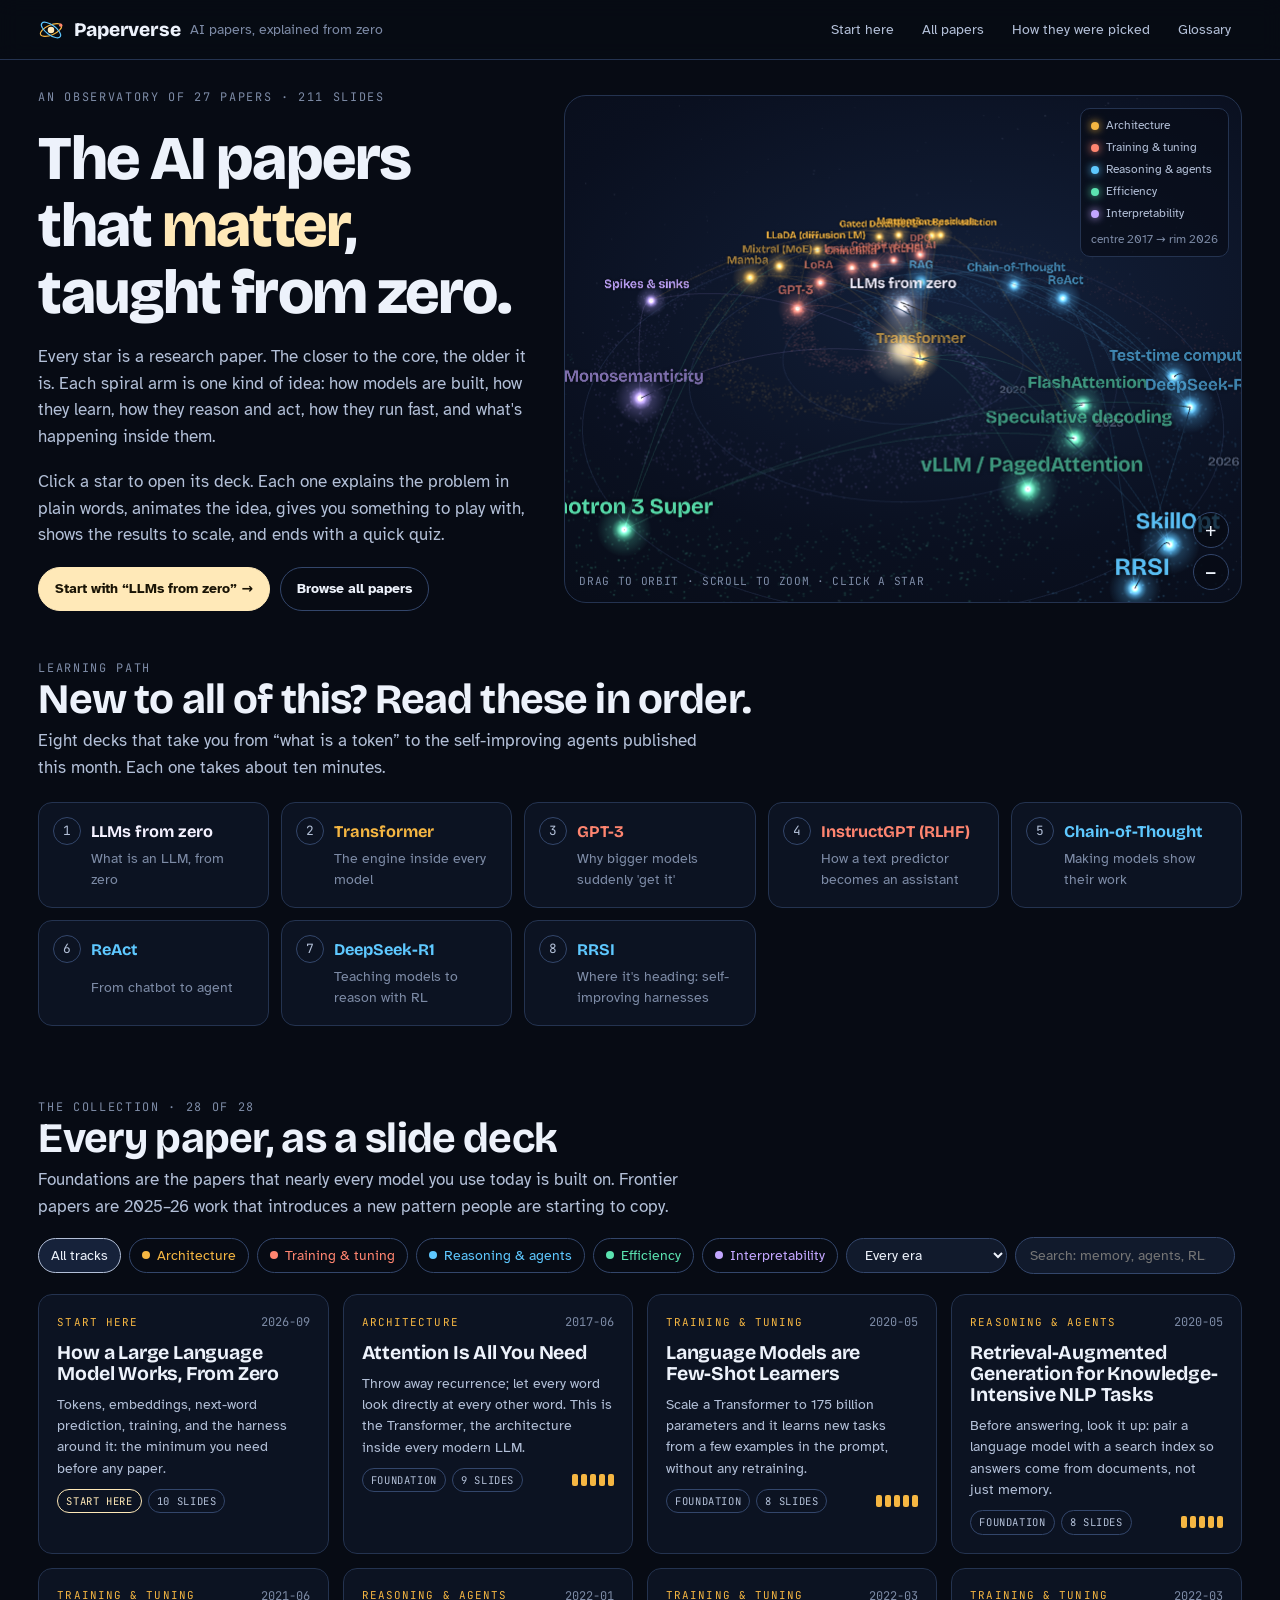
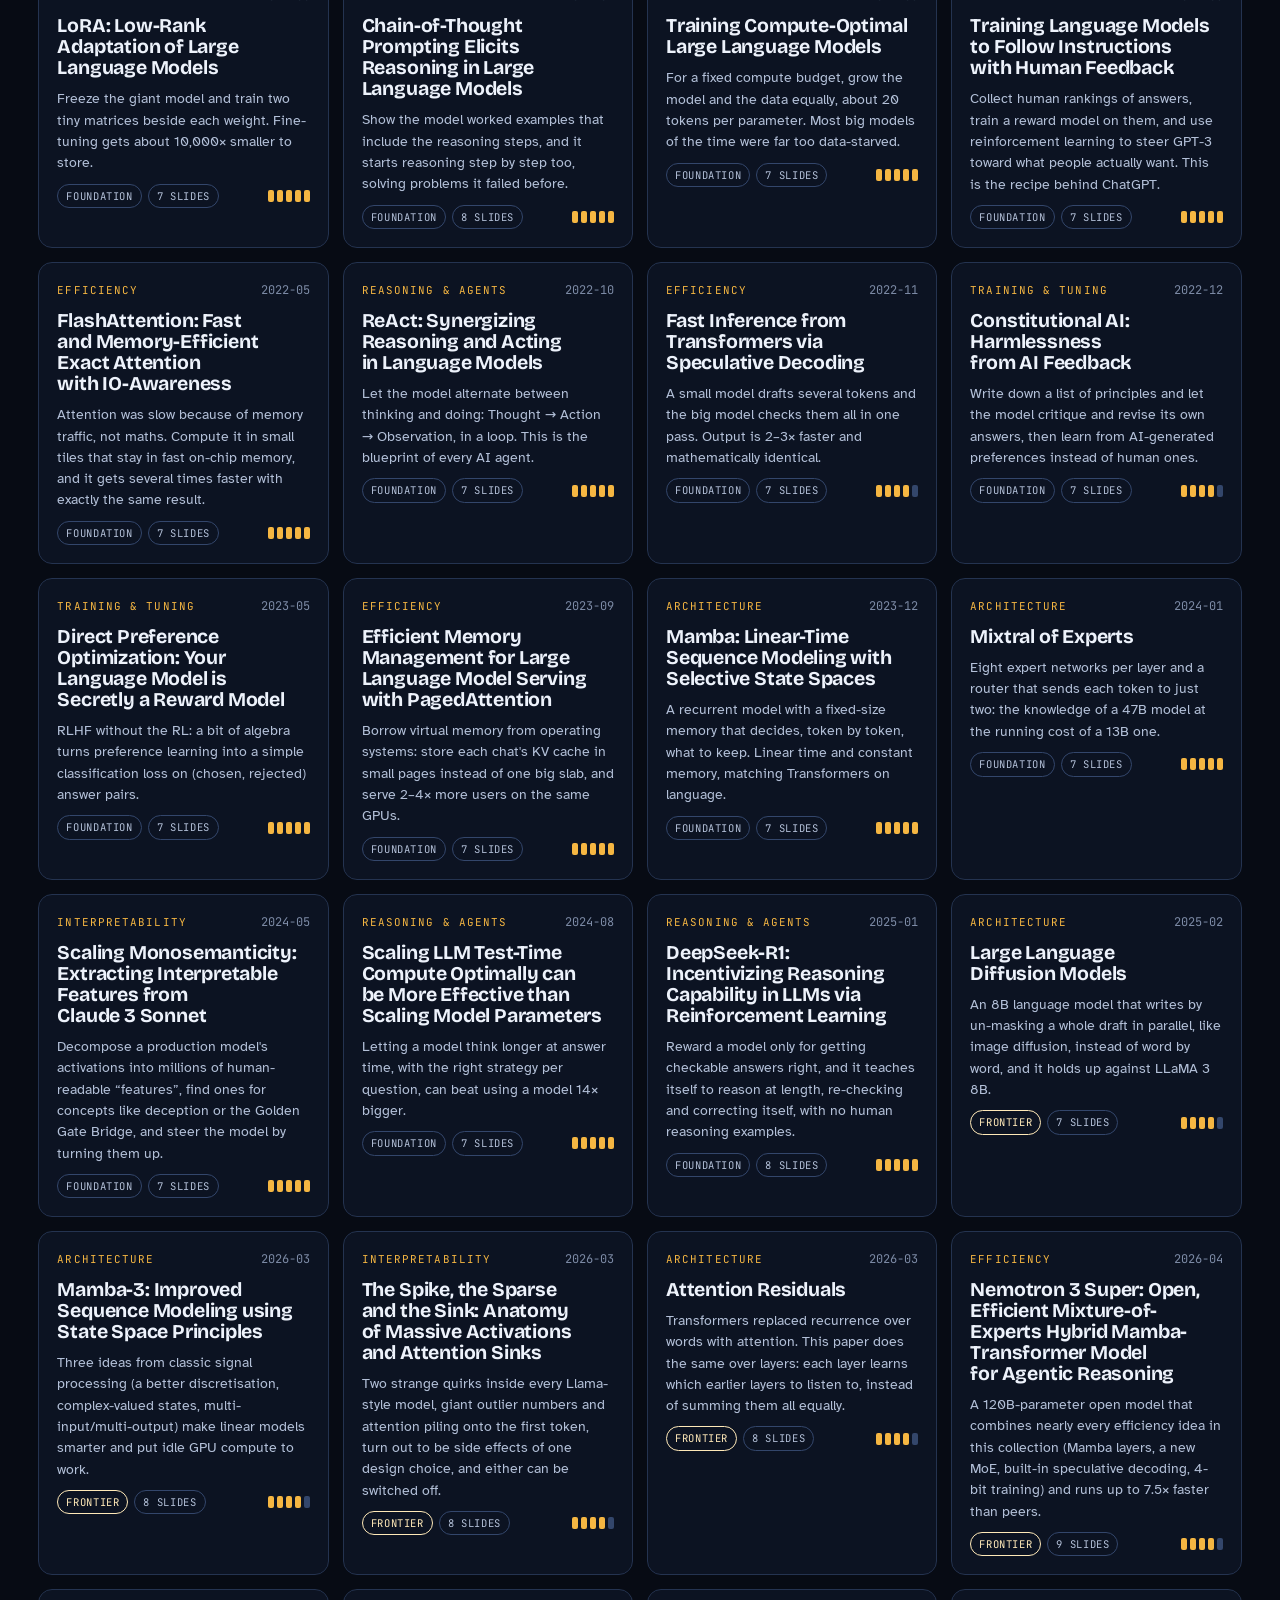
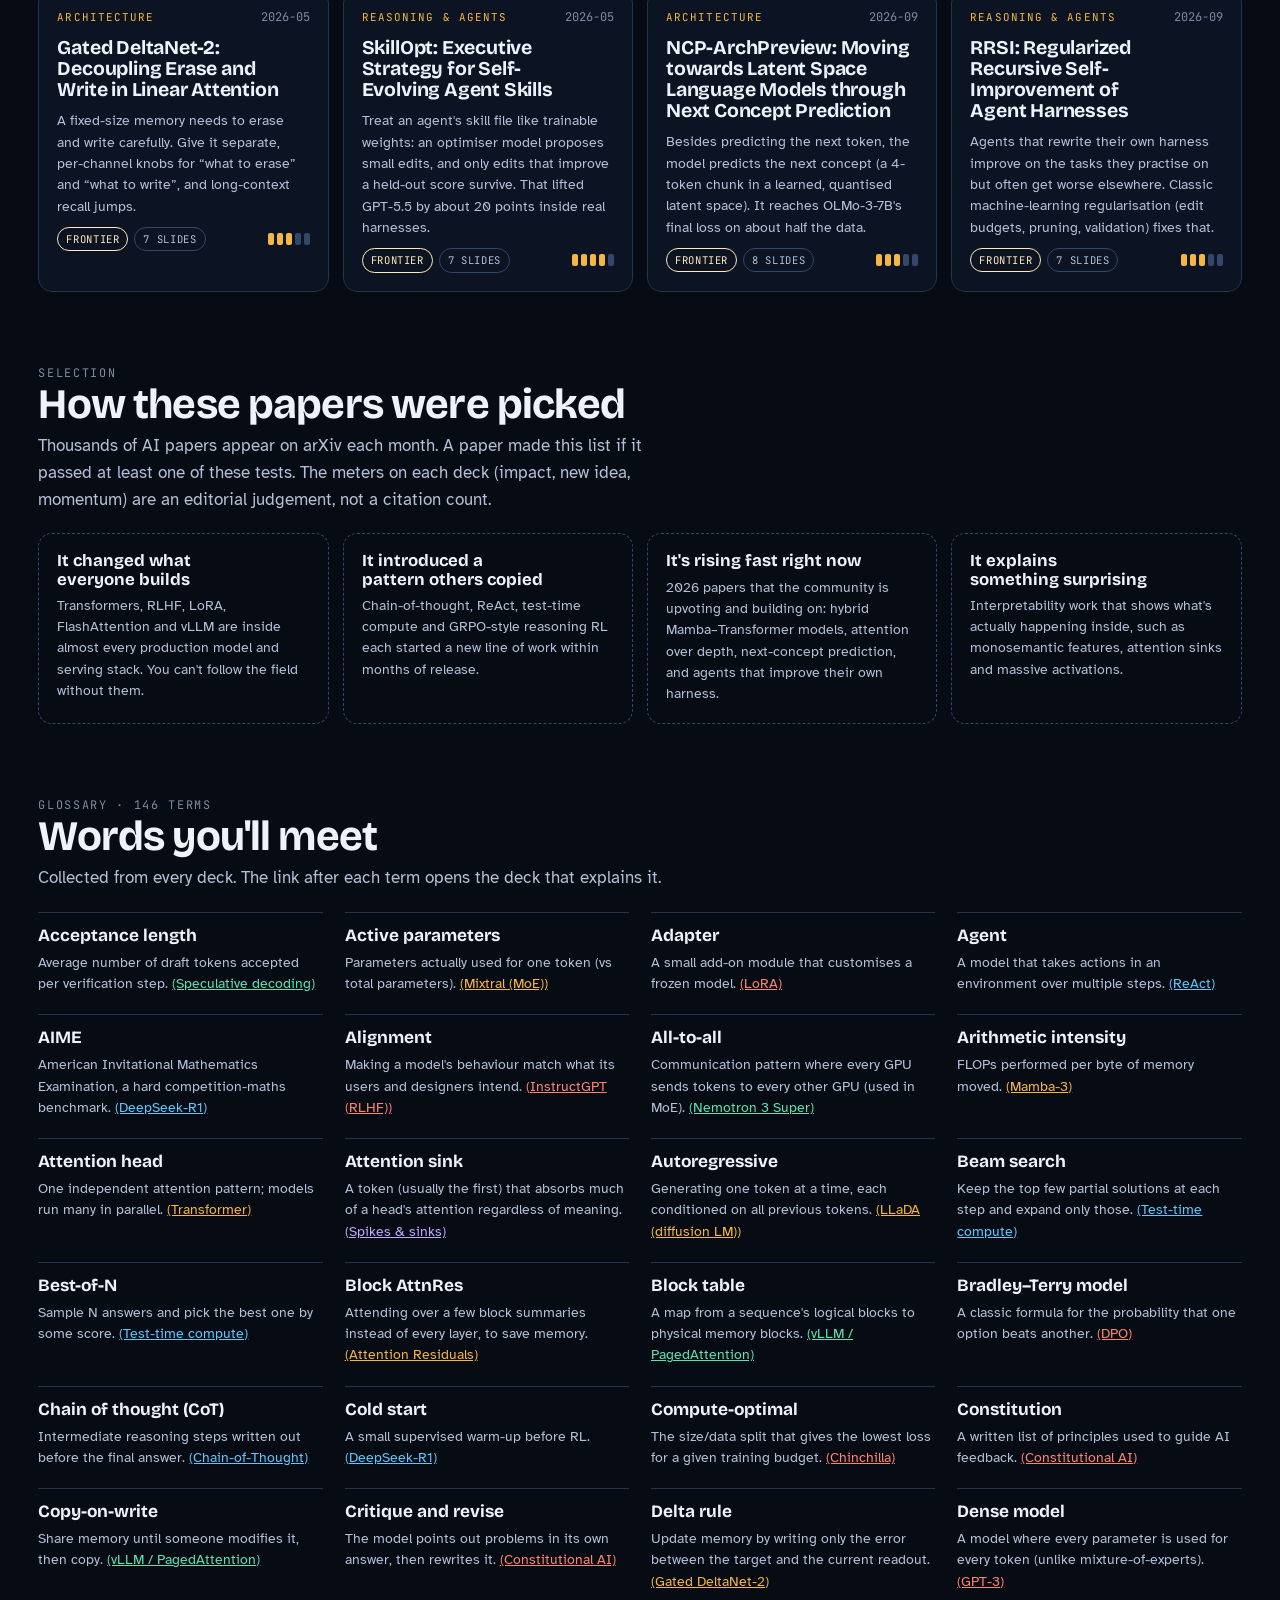
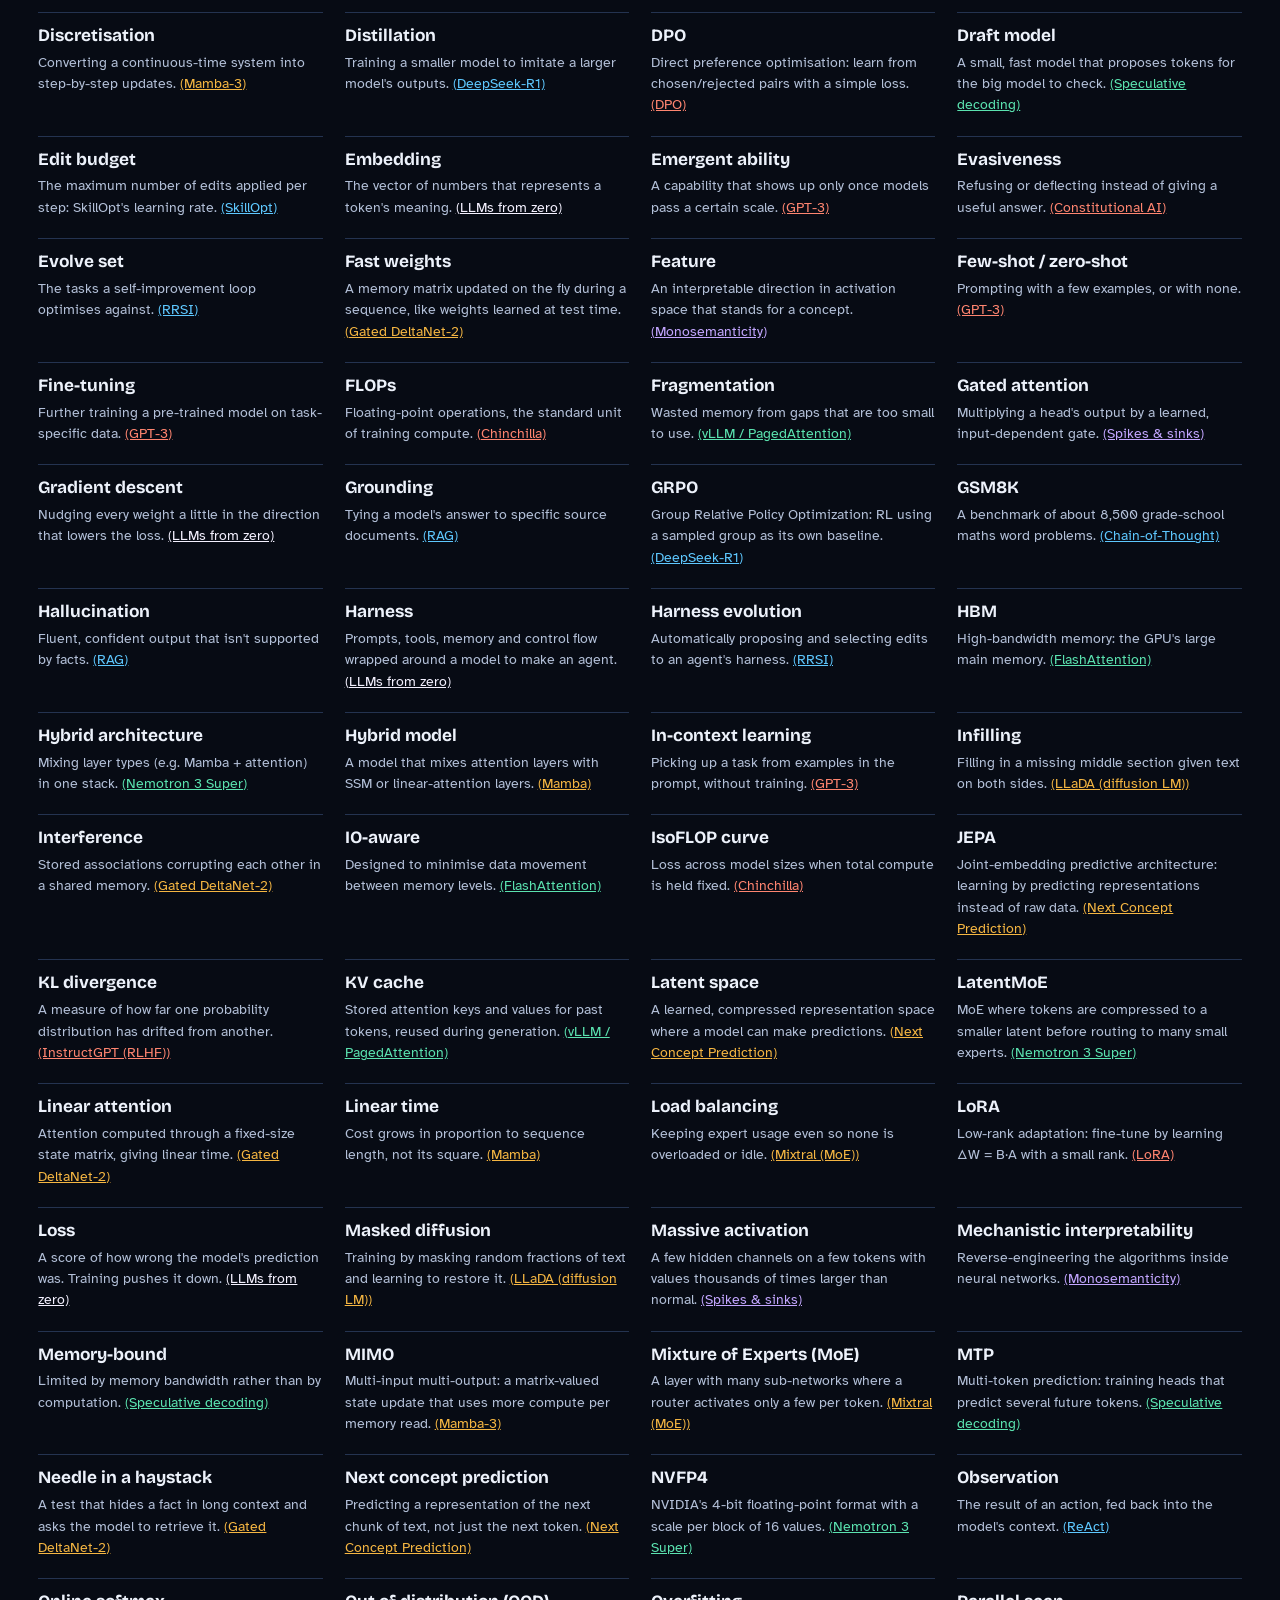
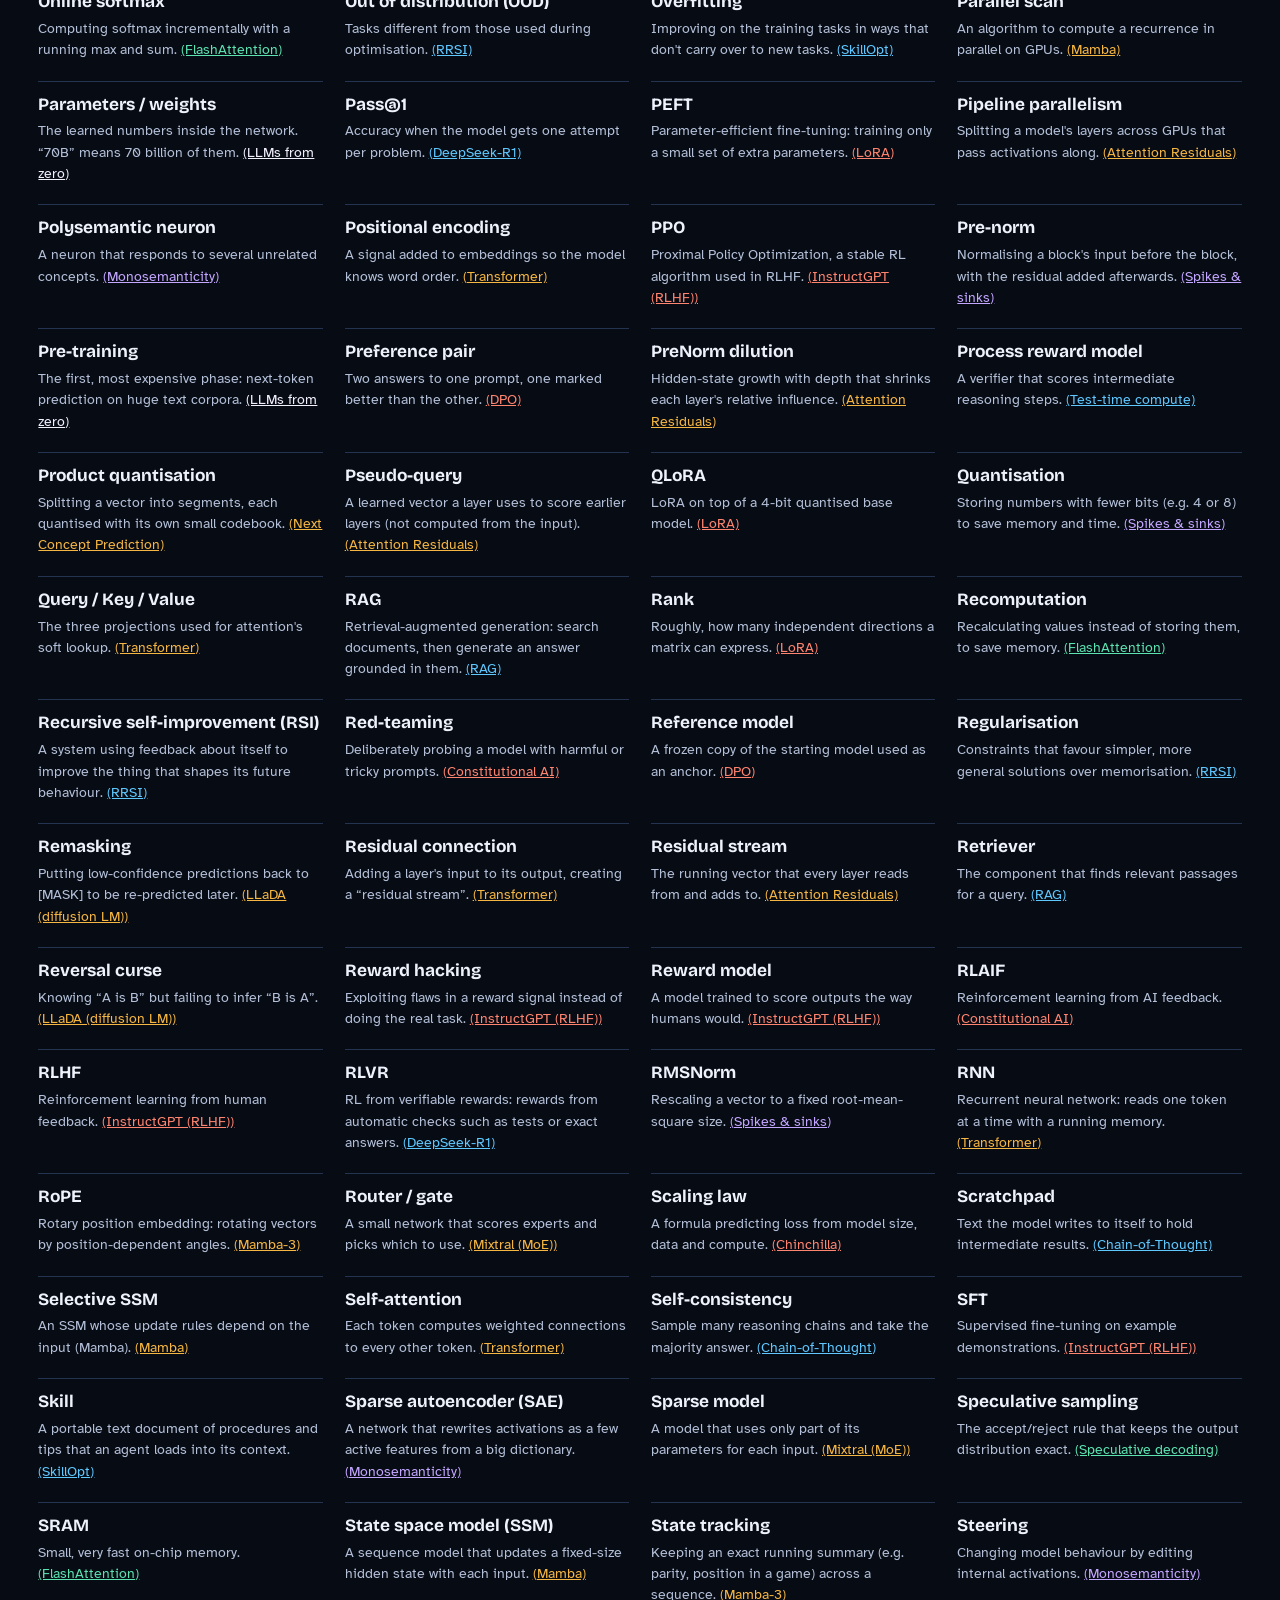
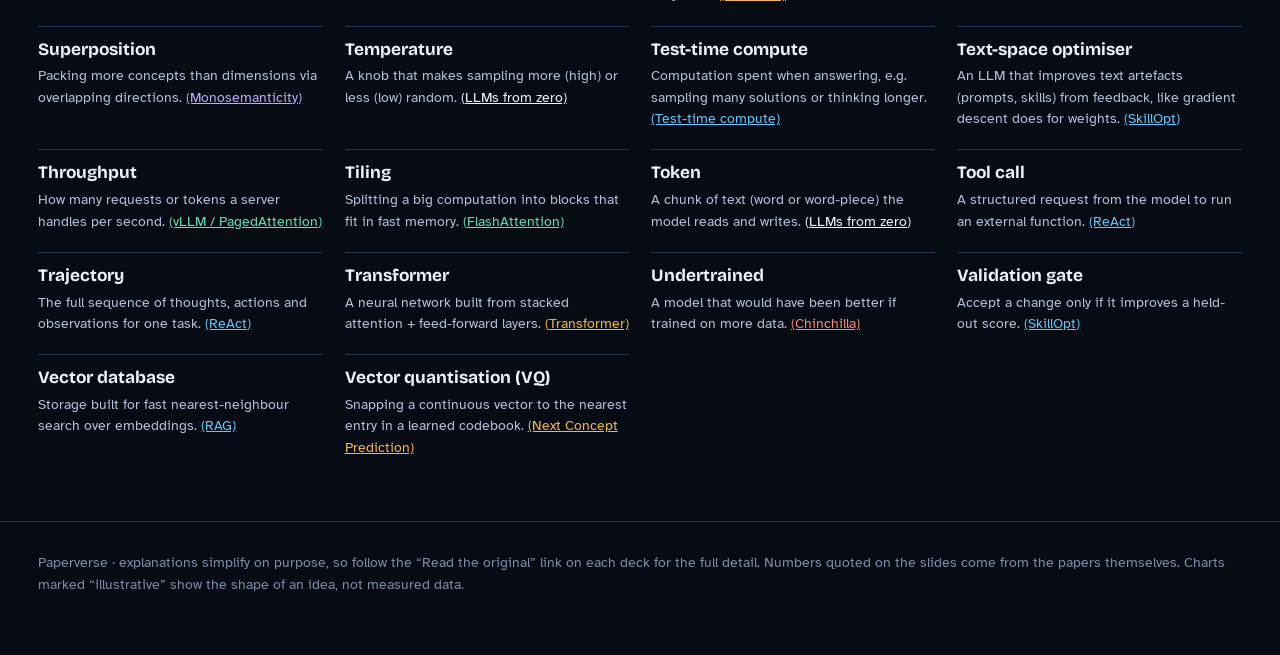
<file: paperverse/index.html>
<!doctype html>
<html lang="en">
<head>
<meta charset="utf-8">
<meta name="viewport" content="width=device-width, initial-scale=1, viewport-fit=cover">
<title>Paperverse Observatory</title>
<meta name="description" content="The AI research papers that matter, explained from zero with animated, interactive slide decks.">
<link rel="preconnect" href="https://fonts.googleapis.com">
<link rel="preconnect" href="https://fonts.gstatic.com" crossorigin>
<link rel="stylesheet" href="https://fonts.googleapis.com/css2?family=Atkinson+Hyperlegible:ital,wght@0,400;0,700;1,400&family=Bricolage+Grotesque:opsz,wght@12..96,500;12..96,700;12..96,800&family=JetBrains+Mono:wght@400;600&display=swap">
<link rel="stylesheet" href="css/style.css">
</head>
<body>

<header class="topbar">
  <a class="brand" href="#" aria-label="Paperverse home">
    <svg class="brand-mark" viewBox="0 0 32 32" aria-hidden="true">
      <circle cx="16" cy="16" r="4" fill="#ffe9b8"/>
      <ellipse cx="16" cy="16" rx="14" ry="6" fill="none" stroke="#f5b642" stroke-width="1.5" transform="rotate(-24 16 16)"/>
      <ellipse cx="16" cy="16" rx="14" ry="6" fill="none" stroke="#5ec8ff" stroke-width="1.5" transform="rotate(36 16 16)"/>
      <circle cx="28" cy="10" r="2" fill="#ff8570"/>
    </svg>
    <span class="brand-name">Paperverse</span>
    <span class="brand-sub">AI papers, explained from zero</span>
  </a>
  <nav aria-label="Sections">
    <a href="#top-path">Start here</a>
    <a href="#top-papers">All papers</a>
    <a href="#top-method">How they were picked</a>
    <a href="#top-glossary">Glossary</a>
  </nav>
</header>

<main>
  <section class="hero" aria-labelledby="hero-title">
    <div class="hero-copy">
      <div class="eyebrow">An observatory of <span id="stat-papers">28</span> papers · <span id="stat-slides">250</span> slides</div>
      <h1 id="hero-title">The AI papers that <em>matter</em>, taught from zero.</h1>
      <p>Every star is a research paper. The closer to the core, the older it is. Each spiral arm is one kind of idea: how models are built, how they learn, how they reason and act, how they run fast, and what's happening inside them.</p>
      <p>Click a star to open its deck. Each one explains the problem in plain words, animates the idea, gives you something to play with, shows the results to scale, and ends with a quick quiz.</p>
      <div class="hero-actions">
        <button class="btn primary" type="button" onclick="PV.openDeck('primer',0)">Start with “LLMs from zero” →</button>
        <a class="btn ghost" href="#top-papers">Browse all papers</a>
      </div>
    </div>
    <div class="galaxy-wrap" id="galaxy"></div>
  </section>

  <section class="section" id="top-path" aria-labelledby="path-title">
    <div class="section-head">
      <div>
        <div class="eyebrow">Learning path</div>
        <h2 id="path-title">New to all of this? Read these in order.</h2>
        <p>Eight decks that take you from “what is a token” to the self-improving agents published this month. Each one takes about ten minutes.</p>
      </div>
    </div>
    <div class="path" id="path"></div>
  </section>

  <section class="section" id="top-papers" aria-labelledby="papers-title">
    <div class="section-head">
      <div>
        <div class="eyebrow">The collection · <span id="count"></span></div>
        <h2 id="papers-title">Every paper, as a slide deck</h2>
        <p>Foundations are the papers that nearly every model you use today is built on. Frontier papers are 2025–26 work that introduces a new pattern people are starting to copy.</p>
      </div>
      <div class="filters" id="filters"></div>
    </div>
    <div class="grid" id="grid"></div>
  </section>

  <section class="section" id="top-method" aria-labelledby="method-title">
    <div class="section-head">
      <div>
        <div class="eyebrow">Selection</div>
        <h2 id="method-title">How these papers were picked</h2>
        <p>Thousands of AI papers appear on arXiv each month. A paper made this list if it passed at least one of these tests. The meters on each deck (impact, new idea, momentum) are an editorial judgement, not a citation count.</p>
      </div>
    </div>
    <div class="method">
      <div><h3>It changed what everyone builds</h3><p>Transformers, RLHF, LoRA, FlashAttention and vLLM are inside almost every production model and serving stack. You can't follow the field without them.</p></div>
      <div><h3>It introduced a pattern others copied</h3><p>Chain-of-thought, ReAct, test-time compute and GRPO-style reasoning RL each started a new line of work within months of release.</p></div>
      <div><h3>It's rising fast right now</h3><p>2026 papers that the community is upvoting and building on: hybrid Mamba–Transformer models, attention over depth, next-concept prediction, and agents that improve their own harness.</p></div>
      <div><h3>It explains something surprising</h3><p>Interpretability work that shows what's actually happening inside, such as monosemantic features, attention sinks and massive activations.</p></div>
    </div>
  </section>

  <section class="section" id="top-glossary" aria-labelledby="gloss-title">
    <div class="section-head">
      <div>
        <div class="eyebrow">Glossary · <span id="gcount"></span> terms</div>
        <h2 id="gloss-title">Words you'll meet</h2>
        <p>Collected from every deck. The link after each term opens the deck that explains it.</p>
      </div>
    </div>
    <dl class="glossary" id="glossary"></dl>
  </section>
</main>

<footer class="foot">
  Paperverse · explanations simplify on purpose, so follow the “Read the original” link on each deck for the full detail. Numbers quoted on the slides come from the papers themselves. Charts marked “illustrative” show the shape of an idea, not measured data.
</footer>

<div class="deck" id="deck" hidden role="dialog" aria-modal="true" aria-label="Paper slide deck">
  <div class="deck-bar">
    <button class="close" type="button">✕ Observatory</button>
    <div class="deck-title"></div>
    <div class="deck-count"></div>
  </div>
  <div class="deck-stage"></div>
  <div class="deck-nav">
    <button class="arrow prev" type="button" aria-label="Previous slide">←</button>
    <div class="dots"></div>
    <span class="kbd-hint">← → keys · Esc to close</span>
    <button class="arrow next" type="button" aria-label="Next slide">→</button>
  </div>
</div>

<!-- build:three -->
<script src="vendor/three.min.js"></script>
<!-- endbuild -->
<script src="js/core.js"></script>
<script src="js/viz/generic.js"></script>
<script src="js/viz/extra.js"></script>
<script src="js/papers/primer.js"></script>
<script src="js/papers/attention.js"></script>
<script src="js/papers/gpt3.js"></script>
<script src="js/papers/rag.js"></script>
<script src="js/papers/lora.js"></script>
<script src="js/papers/cot.js"></script>
<script src="js/papers/chinchilla.js"></script>
<script src="js/papers/instructgpt.js"></script>
<script src="js/papers/flash.js"></script>
<script src="js/papers/react.js"></script>
<script src="js/papers/specdec.js"></script>
<script src="js/papers/cai.js"></script>
<script src="js/papers/dpo.js"></script>
<script src="js/papers/vllm.js"></script>
<script src="js/papers/mamba.js"></script>
<script src="js/papers/mixtral.js"></script>
<script src="js/papers/sae.js"></script>
<script src="js/papers/ttc.js"></script>
<script src="js/papers/r1.js"></script>
<script src="js/papers/llada.js"></script>
<script src="js/papers/mamba3.js"></script>
<script src="js/papers/sinks.js"></script>
<script src="js/papers/attnres.js"></script>
<script src="js/papers/nemotron.js"></script>
<script src="js/papers/gdn2.js"></script>
<script src="js/papers/skillopt.js"></script>
<script src="js/papers/ncp.js"></script>
<script src="js/papers/rrsi.js"></script>
<script src="js/deck.js"></script>
<script src="js/galaxy.js"></script>
<script src="js/app.js"></script>
</body>
</html>
</file>
<file: paperverse/css/style.css>
/* Paperverse — a paper observatory.
   One deliberate visual world (night sky), so the palette is single-theme:
   every colour is set explicitly and never borrowed from the host. */

:root {
  color-scheme: dark;
  --bg: #070b14;
  --bg-2: #0c1322;
  --panel: #111a2c;
  --panel-2: #16223a;
  --line: #243350;
  --line-2: #33466b;
  --ink: #edf2fb;
  --ink-2: #b3c0d8;
  --ink-3: #7d8ba6;
  --glow: #ffe9b8;

  /* one hue per research track */
  --arch: #f5b642;
  --train: #ff8570;
  --reason: #5ec8ff;
  --speed: #5be3b0;
  --inside: #c3a6ff;
  --primer: #f4f1ff;

  --good: #5be3b0;
  --bad: #ff6b7a;

  --accent: var(--arch);

  --f-display: "Bricolage Grotesque", "Avenir Next", "Segoe UI", system-ui, sans-serif;
  --f-body: "Atkinson Hyperlegible", "Segoe UI", system-ui, -apple-system, sans-serif;
  --f-mono: "JetBrains Mono", ui-monospace, "SFMono-Regular", Menlo, Consolas, monospace;

  --step--1: clamp(0.8rem, 0.78rem + 0.1vw, 0.86rem);
  --step-0: clamp(0.98rem, 0.94rem + 0.2vw, 1.08rem);
  --step-1: clamp(1.15rem, 1.08rem + 0.35vw, 1.35rem);
  --step-2: clamp(1.4rem, 1.25rem + 0.7vw, 1.85rem);
  --step-3: clamp(1.8rem, 1.5rem + 1.4vw, 2.7rem);
  --step-4: clamp(2.3rem, 1.8rem + 2.6vw, 4.2rem);

  --r: 14px;
  --gutter: clamp(16px, 3vw, 40px);
}

* { box-sizing: border-box; }
html, body { height: 100%; }
body {
  margin: 0;
  background: var(--bg);
  color: var(--ink);
  font-family: var(--f-body);
  font-size: var(--step-0);
  line-height: 1.55;
  -webkit-font-smoothing: antialiased;
}
a { color: inherit; }
button { font: inherit; color: inherit; }
:focus-visible { outline: 2px solid var(--glow); outline-offset: 3px; border-radius: 6px; }
[hidden] { display: none !important; }
code, .mono { font-family: var(--f-mono); font-size: 0.9em; }
h1, h2, h3 { font-family: var(--f-display); text-wrap: balance; line-height: 1.08; margin: 0; }

.sr-only { position: absolute; width: 1px; height: 1px; overflow: hidden; clip: rect(0 0 0 0); white-space: nowrap; }

/* ---------- top bar ---------- */
.topbar {
  position: sticky; top: env(safe-area-inset-top, 0px); z-index: 30;
  display: flex; align-items: center; gap: 16px; flex-wrap: wrap;
  padding: 12px var(--gutter);
  background: color-mix(in srgb, var(--bg) 82%, transparent);
  backdrop-filter: blur(10px);
  border-bottom: 1px solid var(--line);
}
.brand { display: flex; align-items: center; gap: 10px; text-decoration: none; }
.brand-mark { width: 26px; height: 26px; }
.brand-name { font-family: var(--f-display); font-weight: 800; font-size: 1.2rem; letter-spacing: -0.01em; }
.brand-sub { color: var(--ink-3); font-size: var(--step--1); }
.topbar nav { margin-left: auto; display: flex; gap: 6px; flex-wrap: wrap; }
.topbar nav a {
  text-decoration: none; color: var(--ink-2); font-size: var(--step--1);
  padding: 6px 10px; border-radius: 999px; border: 1px solid transparent;
}
.topbar nav a:hover { color: var(--ink); border-color: var(--line-2); }

/* ---------- hero / galaxy ---------- */
.hero {
  position: relative;
  display: grid; grid-template-columns: minmax(0, 1fr) minmax(0, 1.35fr);
  gap: 24px; align-items: center;
  padding: 28px var(--gutter) 12px;
  max-width: 1500px; margin: 0 auto;
}
.hero-copy { display: grid; gap: 18px; align-content: start; }
.eyebrow {
  font-family: var(--f-mono); font-size: 0.74rem; letter-spacing: 0.14em; text-transform: uppercase;
  color: var(--ink-3);
}
.hero h1 { font-size: var(--step-4); font-weight: 800; letter-spacing: -0.03em; }
.hero h1 em { font-style: normal; color: var(--glow); }
.hero p { color: var(--ink-2); max-width: 52ch; margin: 0; }
.hero-actions { display: flex; gap: 10px; flex-wrap: wrap; }
.btn {
  display: inline-flex; align-items: center; gap: 8px; cursor: pointer;
  padding: 10px 16px; border-radius: 999px; border: 1px solid var(--line-2);
  background: var(--panel); text-decoration: none; font-weight: 700; font-size: var(--step--1);
  transition: transform .15s ease, border-color .15s ease, background .15s ease;
}
.btn:hover { transform: translateY(-1px); border-color: var(--ink-3); }
.btn.primary { background: var(--glow); color: #1a1405; border-color: var(--glow); }
.btn.ghost { background: transparent; }

.galaxy-wrap {
  position: relative; aspect-ratio: 4 / 3; max-width: 100%;
  border-radius: 22px; overflow: hidden;
  background: radial-gradient(120% 90% at 60% 40%, #13203a 0%, #0a1020 55%, var(--bg) 100%);
  border: 1px solid var(--line);
}
.galaxy-wrap canvas { display: block; width: 100%; height: 100%; cursor: grab; }
.galaxy-wrap canvas:active { cursor: grabbing; }
.galaxy-tip {
  position: absolute; pointer-events: none; z-index: 3;
  padding: 8px 12px; border-radius: 10px; max-width: 260px;
  background: rgba(10, 16, 30, 0.92); border: 1px solid var(--line-2);
  font-size: var(--step--1); line-height: 1.35;
  transform: translate(-50%, calc(-100% - 14px));
}
.galaxy-tip b { display: block; font-family: var(--f-display); font-size: 1rem; }
.galaxy-hint {
  position: absolute; left: 14px; bottom: 12px; z-index: 2;
  font-family: var(--f-mono); font-size: 0.7rem; color: var(--ink-3); letter-spacing: 0.06em;
}
.galaxy-legend {
  position: absolute; right: 12px; top: 12px; z-index: 2;
  display: grid; gap: 4px; font-size: 0.72rem; color: var(--ink-2);
  background: rgba(7, 11, 20, 0.6); padding: 8px 10px; border-radius: 10px; border: 1px solid var(--line);
}
.galaxy-legend span { display: flex; align-items: center; gap: 7px; }
.galaxy-legend i { width: 8px; height: 8px; border-radius: 50%; display: inline-block; box-shadow: 0 0 8px currentColor; }
.galaxy-fallback { position: absolute; inset: 0; display: grid; place-items: center; color: var(--ink-3); padding: 20px; text-align: center; }

/* ---------- sections ---------- */
.section { max-width: 1500px; margin: 0 auto; padding: 36px var(--gutter); }
.section-head { display: flex; align-items: end; justify-content: space-between; gap: 16px; flex-wrap: wrap; margin-bottom: 20px; }
.section-head h2 { font-size: var(--step-3); letter-spacing: -0.02em; }
.section-head p { color: var(--ink-2); max-width: 60ch; margin: 6px 0 0; }

.filters { display: flex; gap: 8px; flex-wrap: wrap; align-items: center; }
.chip {
  cursor: pointer; border: 1px solid var(--line-2); background: transparent; color: var(--ink-2);
  padding: 6px 12px; border-radius: 999px; font-size: var(--step--1); display: inline-flex; align-items: center; gap: 7px;
}
.chip i { width: 8px; height: 8px; border-radius: 50%; background: currentColor; }
.chip[aria-pressed="true"] { color: var(--ink); border-color: var(--ink-2); background: var(--panel-2); }
.search {
  background: var(--panel); border: 1px solid var(--line-2); color: var(--ink);
  border-radius: 999px; padding: 7px 14px; min-width: 0; width: 220px; max-width: 100%;
  font: inherit; font-size: var(--step--1);
}

/* the start-here strip */
.path { display: grid; grid-template-columns: repeat(auto-fit, minmax(210px, 1fr)); gap: 12px; counter-reset: step; }
.path a {
  counter-increment: step; position: relative; text-decoration: none;
  padding: 16px 16px 16px 52px; border-radius: var(--r); background: var(--bg-2); border: 1px solid var(--line);
  display: grid; gap: 4px;
}
.path a::before {
  content: counter(step); position: absolute; left: 14px; top: 14px;
  width: 26px; height: 26px; border-radius: 50%; display: grid; place-items: center;
  font-family: var(--f-mono); font-size: 0.8rem; border: 1px solid var(--line-2); color: var(--ink-2);
}
.path a:hover { border-color: var(--line-2); background: var(--panel); }
.path b { font-family: var(--f-display); font-size: 1.02rem; }
.path span { color: var(--ink-3); font-size: var(--step--1); }

/* paper cards */
.grid { display: grid; grid-template-columns: repeat(auto-fill, minmax(290px, 1fr)); gap: 14px; }
.card {
  --c: var(--arch);
  position: relative; display: grid; gap: 10px; align-content: start;
  text-align: left; cursor: pointer; padding: 18px; border-radius: var(--r);
  background: linear-gradient(180deg, var(--bg-2), var(--bg-2)) padding-box;
  border: 1px solid var(--line);
  transition: border-color .15s ease, transform .15s ease, background .15s ease;
}
.card:hover { border-color: var(--c); transform: translateY(-2px); background: var(--panel); }
.card-top { display: flex; justify-content: space-between; align-items: center; gap: 8px; }
.card-track { font-family: var(--f-mono); font-size: 0.68rem; letter-spacing: 0.1em; text-transform: uppercase; color: var(--c); }
.card-year { font-family: var(--f-mono); font-size: 0.75rem; color: var(--ink-3); font-variant-numeric: tabular-nums; }
.card h3 { font-size: 1.22rem; letter-spacing: -0.01em; }
.card p { margin: 0; color: var(--ink-2); font-size: var(--step--1); }
.card-foot { display: flex; gap: 6px; flex-wrap: wrap; align-items: center; }
.badge {
  font-family: var(--f-mono); font-size: 0.66rem; letter-spacing: 0.06em; text-transform: uppercase;
  padding: 3px 8px; border-radius: 999px; border: 1px solid var(--line-2); color: var(--ink-2);
}
.badge.new { border-color: var(--glow); color: var(--glow); }
.meter { display: inline-flex; gap: 3px; align-items: center; margin-left: auto; }
.meter i { width: 6px; height: 12px; border-radius: 2px; background: var(--line-2); }
.meter i.on { background: var(--c); }

.method { display: grid; grid-template-columns: repeat(auto-fit, minmax(240px, 1fr)); gap: 14px; }
.method div { padding: 18px; border-radius: var(--r); border: 1px dashed var(--line-2); }
.method h3 { font-size: 1.05rem; margin-bottom: 6px; }
.method p { margin: 0; color: var(--ink-2); font-size: var(--step--1); }

.glossary { display: grid; grid-template-columns: repeat(auto-fill, minmax(260px, 1fr)); gap: 10px 22px; }
.glossary div { padding: 10px 0; border-top: 1px solid var(--line); }
.glossary dt { font-family: var(--f-display); font-weight: 700; }
.glossary dd { margin: 2px 0 0; color: var(--ink-2); font-size: var(--step--1); }

footer.foot { max-width: 1500px; margin: 0 auto; padding: 30px var(--gutter) 60px; color: var(--ink-3); font-size: var(--step--1); border-top: 1px solid var(--line); }

/* ---------- deck overlay ---------- */
.deck {
  position: fixed; inset: 0; z-index: 50;
  background: var(--bg);
  display: grid; grid-template-rows: auto 1fr auto;
  padding-top: env(safe-area-inset-top, 0px);
  padding-bottom: env(safe-area-inset-bottom, 0px);
}
.deck-bar {
  display: flex; align-items: center; gap: 12px; padding: 10px var(--gutter);
  border-bottom: 1px solid var(--line); min-width: 0;
}
.deck-bar .close { background: transparent; border: 1px solid var(--line-2); border-radius: 999px; padding: 6px 12px; cursor: pointer; font-size: var(--step--1); white-space: nowrap; }
.deck-bar .close:hover { border-color: var(--ink-3); }
.deck-title { min-width: 0; display: grid; }
.deck-title b { font-family: var(--f-display); font-size: 1rem; white-space: nowrap; overflow: hidden; text-overflow: ellipsis; }
.deck-title span { font-family: var(--f-mono); font-size: 0.68rem; letter-spacing: 0.1em; text-transform: uppercase; color: var(--c, var(--ink-3)); }
.deck-count { margin-left: auto; font-family: var(--f-mono); font-size: 0.8rem; color: var(--ink-3); font-variant-numeric: tabular-nums; white-space: nowrap; }

.deck-stage { position: relative; overflow: hidden; min-height: 0; }
.slide {
  position: absolute; inset: 0; overflow-y: auto; overscroll-behavior: contain;
  padding: clamp(18px, 3vw, 44px) var(--gutter);
  display: grid; grid-template-columns: minmax(0, 0.92fr) minmax(0, 1.08fr);
  gap: clamp(18px, 3vw, 48px); align-items: center; align-content: center;
  animation: slide-in .45s cubic-bezier(.2,.7,.2,1);
}
.slide.back { animation-name: slide-in-back; }
@keyframes slide-in { from { opacity: 0; transform: translateX(28px); } to { opacity: 1; transform: none; } }
@keyframes slide-in-back { from { opacity: 0; transform: translateX(-28px); } to { opacity: 1; transform: none; } }
.slide.text-only { grid-template-columns: minmax(0, 760px); justify-content: center; }
.slide.full { grid-template-columns: minmax(0, 1fr); align-content: start; }
.slide.full .viz { min-height: 58vh; }

.copy { display: grid; gap: 14px; align-content: center; max-width: 62ch; }
.copy .kicker { font-family: var(--f-mono); font-size: 0.74rem; letter-spacing: 0.14em; text-transform: uppercase; color: var(--c); }
.copy h2 { font-size: var(--step-3); letter-spacing: -0.02em; }
.copy p { margin: 0; color: var(--ink-2); }
.copy p b, .copy li b { color: var(--ink); }
.copy ul, .copy ol { margin: 0; padding-left: 1.2em; color: var(--ink-2); display: grid; gap: 6px; }
.copy .big { font-size: var(--step-1); color: var(--ink); }
.analogy {
  border-left: 3px solid var(--c); padding: 10px 14px; background: var(--bg-2); border-radius: 0 10px 10px 0;
  color: var(--ink); font-size: var(--step--1);
}
.analogy::before { content: "Think of it like this"; display: block; font-family: var(--f-mono); font-size: 0.66rem; letter-spacing: 0.12em; text-transform: uppercase; color: var(--c); margin-bottom: 4px; }
.eq {
  font-family: var(--f-mono); font-size: 0.86rem; color: var(--ink); background: var(--bg-2);
  border: 1px solid var(--line); border-radius: 10px; padding: 10px 12px; overflow-x: auto; white-space: nowrap;
}
.eq small { display: block; color: var(--ink-3); white-space: normal; margin-top: 4px; font-size: 0.74rem; }

.viz {
  position: relative; min-height: 340px; height: min(64vh, 560px); max-width: 100%;
  border-radius: 18px; background: var(--bg-2); border: 1px solid var(--line);
  overflow: hidden; display: grid;
}
.viz canvas { display: block; width: 100%; height: 100%; }
.viz svg { display: block; width: 100%; height: 100%; }
.viz-controls {
  position: absolute; left: 12px; right: 12px; bottom: 10px; z-index: 2;
  display: flex; flex-wrap: wrap; gap: 8px 14px; align-items: center;
  font-size: 0.78rem; color: var(--ink-2);
  padding: 8px 10px; border-radius: 12px; background: rgba(7, 11, 20, 0.78); border: 1px solid var(--line);
}
.viz-controls label { display: inline-flex; align-items: center; gap: 8px; white-space: nowrap; }
.viz-controls input[type="range"] { width: 120px; accent-color: var(--c); }
.viz-controls output { font-family: var(--f-mono); color: var(--ink); min-width: 3ch; font-variant-numeric: tabular-nums; }
.vbtn {
  cursor: pointer; border: 1px solid var(--line-2); background: var(--panel); color: var(--ink);
  border-radius: 999px; padding: 5px 11px; font-size: 0.76rem; font-weight: 700;
}
.vbtn:hover { border-color: var(--c); }
.vbtn[aria-pressed="true"] { background: var(--c); color: #0b0f18; border-color: var(--c); }
.viz-caption {
  position: absolute; left: 12px; right: 12px; top: 10px; z-index: 2;
  font-size: 0.8rem; color: var(--ink-2); pointer-events: none;
}
.viz-caption b { color: var(--ink); }
.viz:has(.viz-note) .viz-caption { right: 160px; }
.viz:has(.viz-note) .dom-viz { padding-top: 34px; }
.viz-note { position: absolute; right: 12px; top: 10px; font-family: var(--f-mono); font-size: 0.64rem; color: var(--ink-3); letter-spacing: .06em; text-transform: uppercase; }

/* cover slide */
.cover { align-content: center; }
.cover .copy { max-width: 70ch; }
.cover h2 { font-size: var(--step-4); letter-spacing: -0.03em; }
.cover .meta { display: flex; flex-wrap: wrap; gap: 8px 18px; color: var(--ink-3); font-size: var(--step--1); }
.cover .meta a { color: var(--ink-2); }
.signals { display: grid; grid-template-columns: repeat(3, minmax(0, 1fr)); gap: 10px; }
.signal { padding: 12px; border-radius: 12px; background: var(--bg-2); border: 1px solid var(--line); display: grid; gap: 6px; }
.signal span { font-family: var(--f-mono); font-size: 0.66rem; letter-spacing: 0.1em; text-transform: uppercase; color: var(--ink-3); }
.signal .meter { margin: 0; }
.signal .meter i { width: 14px; height: 8px; }
.why { font-size: var(--step--1); color: var(--ink-2); }
.why b { color: var(--glow); font-weight: 700; }

/* quiz */
.quiz { display: grid; gap: 18px; }
.q { display: grid; gap: 8px; }
.q > b { font-family: var(--f-display); font-size: 1.1rem; }
.q-opts { display: grid; gap: 6px; }
.q-opts button {
  text-align: left; cursor: pointer; padding: 10px 12px; border-radius: 10px;
  background: var(--bg-2); border: 1px solid var(--line); color: var(--ink-2);
}
.q-opts button:hover { border-color: var(--line-2); color: var(--ink); }
.q-opts button.right { border-color: var(--good); color: var(--ink); background: color-mix(in srgb, var(--good) 14%, var(--bg-2)); }
.q-opts button.wrong { border-color: var(--bad); color: var(--ink); background: color-mix(in srgb, var(--bad) 12%, var(--bg-2)); }
.q-why { font-size: var(--step--1); color: var(--ink-2); padding-left: 12px; border-left: 2px solid var(--line-2); }
.next-reads { display: flex; flex-wrap: wrap; gap: 8px; }
.next-reads button { cursor: pointer; }

.terms { display: grid; gap: 8px; }
.terms div { padding: 8px 12px; border-radius: 10px; background: var(--bg-2); border: 1px solid var(--line); font-size: var(--step--1); }
.terms b { color: var(--ink); font-family: var(--f-display); }
.terms span { color: var(--ink-2); }

/* deck footer nav */
.deck-nav {
  display: flex; align-items: center; gap: 12px; padding: 10px var(--gutter);
  border-top: 1px solid var(--line);
}
.deck-nav .arrow {
  cursor: pointer; width: 42px; height: 42px; border-radius: 50%;
  background: var(--panel); border: 1px solid var(--line-2); display: grid; place-items: center; font-size: 1.1rem;
}
.deck-nav .arrow:hover:not(:disabled) { border-color: var(--c, var(--ink-3)); }
.deck-nav .arrow:disabled { opacity: 0.35; cursor: default; }
.dots { flex: 1; display: flex; gap: 6px; justify-content: center; flex-wrap: wrap; min-width: 0; }
.dots button {
  cursor: pointer; border: 0; padding: 0; height: 6px; width: 22px; border-radius: 4px; background: var(--line-2);
  transition: background .2s ease, width .2s ease;
}
.dots button[aria-current="true"] { background: var(--c, var(--glow)); width: 38px; }
.dots button.seen { background: color-mix(in srgb, var(--c, var(--glow)) 45%, var(--line-2)); }
.kbd-hint { font-family: var(--f-mono); font-size: 0.66rem; color: var(--ink-3); white-space: nowrap; }

@media (max-width: 900px) {
  .hero { grid-template-columns: minmax(0, 1fr); }
  .galaxy-wrap { aspect-ratio: 1 / 1; }
  .slide { grid-template-columns: minmax(0, 1fr); align-content: start; position: absolute; }
  /* on phones, stack note, caption, animation and controls instead of overlaying them */
  .viz { display: flex; flex-direction: column; height: auto; min-height: 0; }
  .viz > canvas, .viz > .chat, .viz > .dom-viz,
  .viz > div:not(.viz-caption):not(.viz-controls):not(.viz-note):not(.galaxy-fallback) { flex: 1 1 auto; min-height: 380px; }
  .viz > canvas { height: 400px; }
  .viz-caption, .viz-note, .viz-controls { position: static; }
  .viz-note { order: -2; padding: 8px 12px 0; text-align: right; }
  .viz-caption { order: -1; padding: 6px 12px 0; }
  .viz:has(.viz-note) .viz-caption { right: auto; }
  .viz:has(.viz-note) .dom-viz { padding-top: 12px; }
  .viz-controls { order: 1; margin: 8px; }
  .chat, .dom-viz { padding-bottom: 16px; }
  .kbd-hint { display: none; }

  .viz-controls input[type="range"] { width: 92px; }
}

@media (prefers-reduced-motion: reduce) {
  .slide { animation: none; }
  * { transition: none !important; }
}

/* ---------- typed transcripts (chat viz) ---------- */
.chat {
  overflow-y: auto; padding: 16px 16px 70px; display: flex; flex-direction: column; gap: 10px;
  scroll-behavior: smooth;
}
.msg {
  --mc: var(--ink-2);
  align-self: flex-start; max-width: 92%;
  border: 1px solid color-mix(in srgb, var(--mc) 45%, var(--line));
  background: color-mix(in srgb, var(--mc) 9%, var(--panel));
  border-radius: 12px 12px 12px 4px; padding: 8px 12px;
  animation: pop .25s ease;
}
.msg.me { align-self: flex-end; border-radius: 12px 12px 4px 12px; }
.msg .who { display: block; font-family: var(--f-mono); font-size: 0.64rem; letter-spacing: 0.1em; text-transform: uppercase; color: var(--mc); margin-bottom: 3px; }
.msg .body { font-size: 0.9rem; color: var(--ink); white-space: pre-wrap; }
.msg .body mark { background: color-mix(in srgb, var(--glow) 30%, transparent); color: var(--ink); border-radius: 3px; padding: 0 2px; }
@keyframes pop { from { opacity: 0; transform: translateY(6px); } to { opacity: 1; transform: none; } }

/* ---------- token strips shared by several viz ---------- */
.tokrow { display: flex; flex-wrap: wrap; gap: 5px; }
.tok {
  font-family: var(--f-mono); font-size: 0.82rem; padding: 3px 7px; border-radius: 6px;
  border: 1px solid var(--line-2); background: var(--panel); color: var(--ink); white-space: pre;
}
.dom-viz { padding: 16px 16px 72px; overflow-y: auto; display: grid; gap: 14px; align-content: start; }
.dom-viz h4 { margin: 0; font-family: var(--f-mono); font-size: 0.68rem; letter-spacing: .12em; text-transform: uppercase; color: var(--ink-3); font-weight: 400; }
.dom-viz input[type="text"], .dom-viz textarea {
  width: 100%; background: var(--panel); border: 1px solid var(--line-2); color: var(--ink);
  border-radius: 10px; padding: 10px 12px; font: inherit; font-size: 0.95rem;
}

/* charts rendered at the container's real width */
.chart-wrap { padding: 8px 6px; overflow-y: auto; display: grid; align-content: center; min-height: 0; }
.chart-wrap svg { width: 100%; height: auto; }

/* galaxy zoom buttons */
.galaxy-zoom { position: absolute; right: 12px; bottom: 12px; z-index: 2; display: grid; gap: 6px; }
.galaxy-zoom button {
  width: 36px; height: 36px; border-radius: 50%; cursor: pointer; font-size: 1.2rem; line-height: 1;
  background: rgba(7, 11, 20, 0.75); border: 1px solid var(--line-2); color: var(--ink);
}
.galaxy-zoom button:hover { border-color: var(--ink-3); }

/* ---------- phones ---------- */
@media (max-width: 640px) {
  .topbar { gap: 8px; padding-block: 10px; }
  .brand-sub { display: none; }
  .topbar nav { margin-left: 0; width: 100%; flex-wrap: nowrap; overflow-x: auto; scrollbar-width: none; }
  .topbar nav::-webkit-scrollbar { display: none; }
  .topbar nav a { white-space: nowrap; padding: 4px 10px; border-color: var(--line); }
  .hero { padding-top: 18px; gap: 18px; }
  .hero h1 { font-size: clamp(2rem, 9vw, 2.6rem); }
  .galaxy-wrap { aspect-ratio: 4 / 5; }
  .galaxy-legend { top: 8px; right: 8px; padding: 6px 8px; font-size: 0.64rem; gap: 2px; }
  .galaxy-hint { right: 56px; font-size: 0.6rem; }
  .galaxy-tip { max-width: 220px; }
  .section { padding-block: 26px; }
  .section-head h2 { font-size: 1.6rem; }
  .filters { width: 100%; }
  .filters .search { width: 100%; }
  .grid { grid-template-columns: minmax(0, 1fr); }

  /* deck chrome */
  .deck-bar { gap: 8px; padding-block: 8px; }
  .deck-bar .close { padding: 6px 10px; font-size: 0.78rem; }
  .deck-title b { font-size: 0.92rem; }
  .deck-nav { gap: 8px; padding-block: 8px; }
  .deck-nav .arrow { width: 46px; height: 46px; }
  .dots { gap: 4px; flex-wrap: nowrap; }
  .dots button { width: 12px; height: 5px; flex: 0 1 auto; min-width: 5px; }
  .dots button[aria-current="true"] { width: 22px; }

  /* slides */
  .slide { padding-block: 16px 28px; gap: 16px; }
  .copy { gap: 10px; }
  .copy h2 { font-size: 1.55rem; }
  .cover h2 { font-size: 1.9rem; }
  .signals { grid-template-columns: repeat(3, minmax(0, 1fr)); gap: 6px; }
  .signal { padding: 8px; }
  .signal .meter i { width: 9px; }
  .viz-controls { font-size: 0.8rem; gap: 8px; }
  .viz-controls input[type="range"] { width: 110px; }
  .vbtn { padding: 7px 12px; font-size: 0.8rem; }
  .q-opts button { padding: 12px; }
}

/* SkillOpt: skill document beside its score chart, stacked on phones */
.skill-grid { grid-template-columns: minmax(0, 1.2fr) minmax(0, 1fr); }
@media (max-width: 640px) { .skill-grid { grid-template-columns: minmax(0, 1fr); } }
</file>
